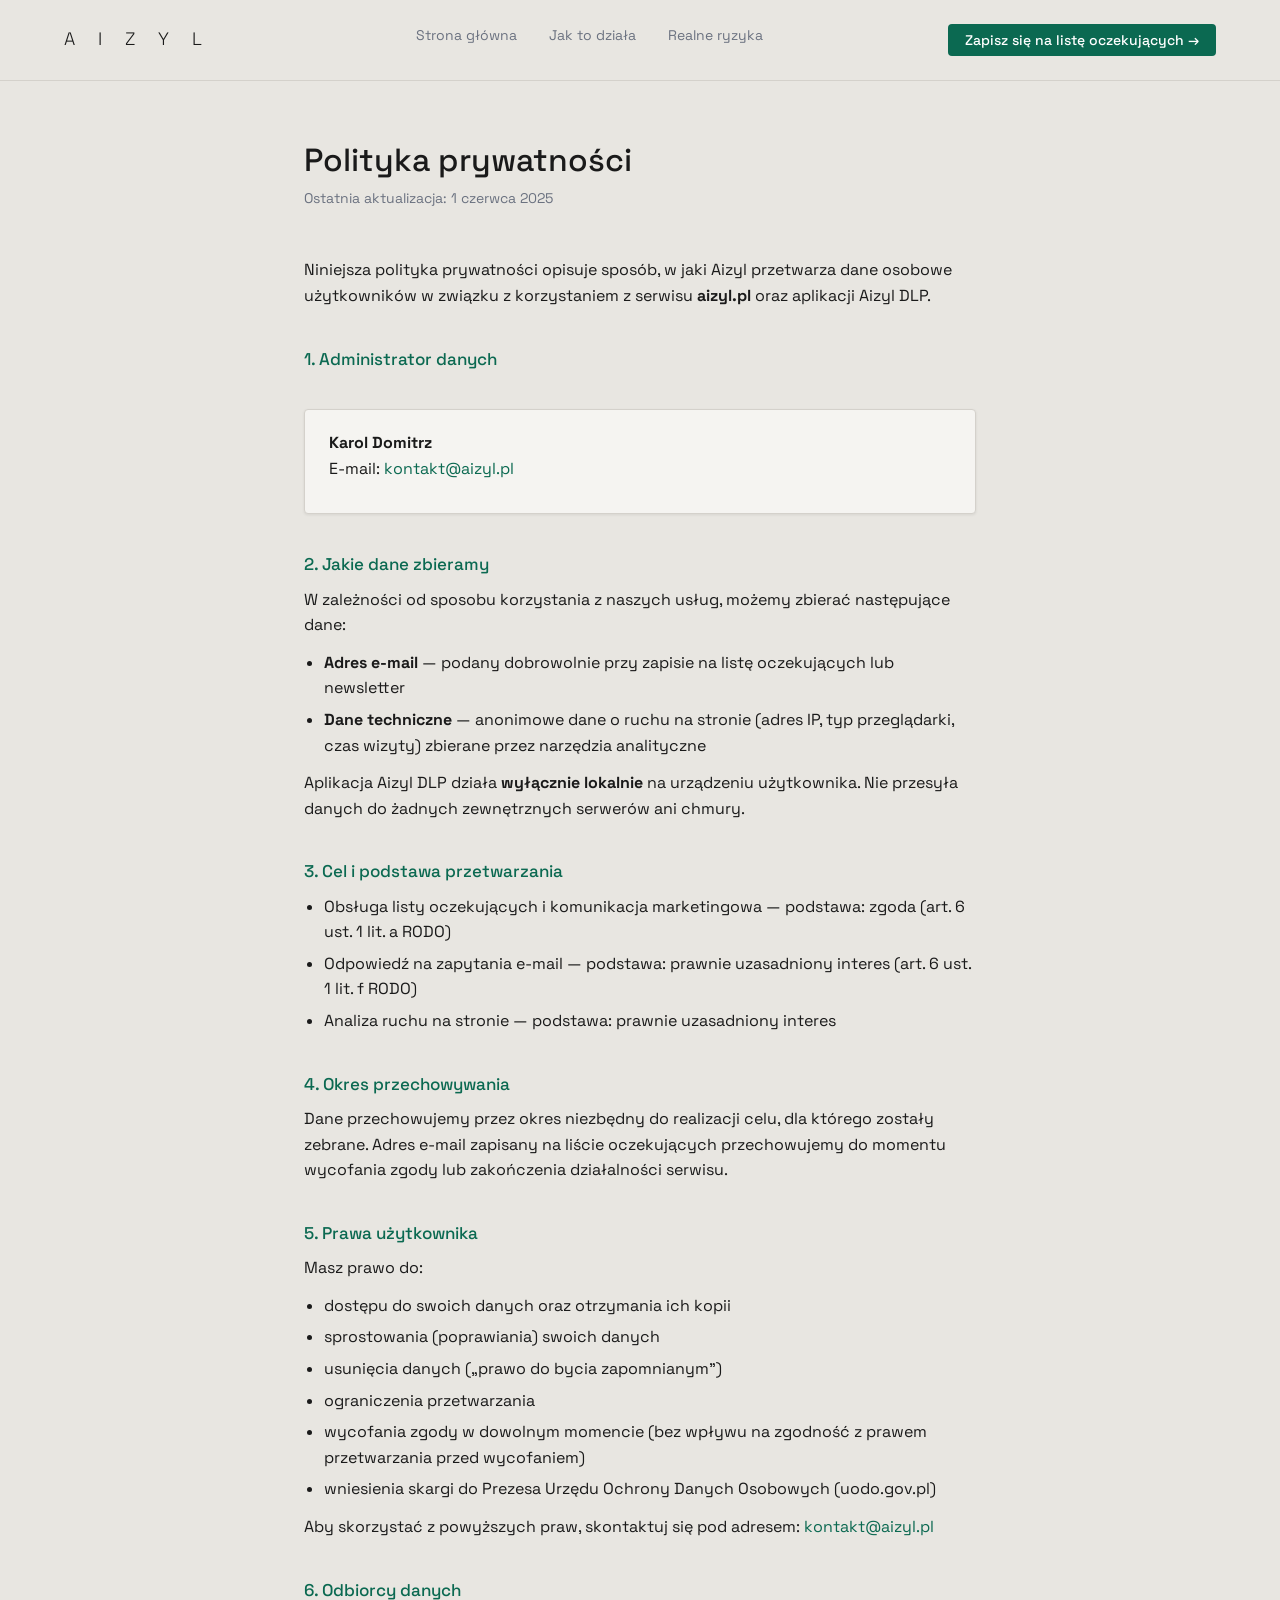
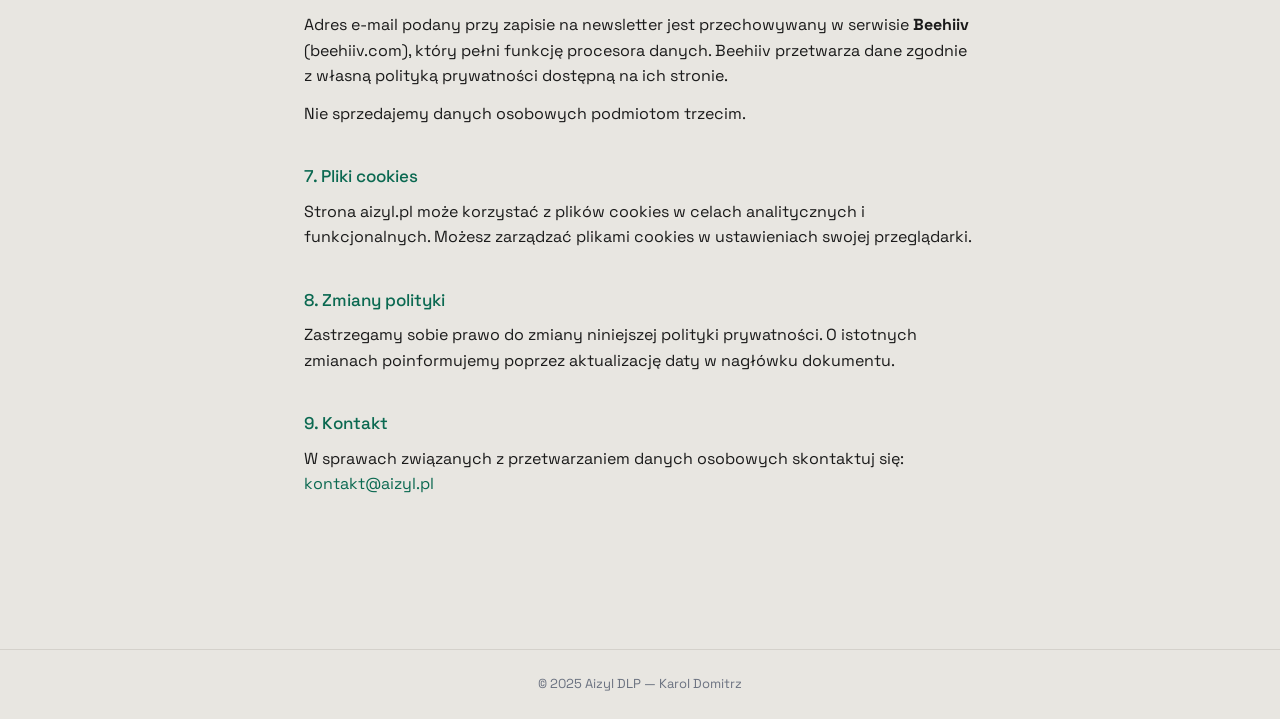
<file: polityka-prywatnosci/index.html>
<!DOCTYPE html>
<html lang="pl">
<head>
  <meta charset="UTF-8" />
  <meta name="viewport" content="width=device-width, initial-scale=1.0" />
  <title>Polityka prywatności — Aizyl</title>
  <link rel="icon" type="image/png" href="../assets/aizyl_logo_noactive.png">
  <link rel="stylesheet" href="../style.css" />
  <style>
    main { max-width: 720px; margin: 60px auto; padding: 0 24px 80px; }
    h1 { font-size: clamp(24px, 3vw, 32px); font-weight: 500; margin-bottom: 8px; }
    .meta { color: var(--muted-foreground); font-size: 14px; margin-bottom: 48px; }
    h2 { font-size: 17px; font-weight: 500; margin: 40px 0 12px; color: var(--primary); }
    p { margin-bottom: 12px; }
    ul { margin: 8px 0 12px 20px; }
    ul li { margin-bottom: 6px; }
    .card { background: var(--card); border: 1px solid var(--border); border-radius: var(--radius); padding: 20px 24px; margin: 40px 0; }
    footer { text-align: center; color: var(--muted-foreground); font-size: 13px; padding: 24px; border-top: 1px solid var(--border); }
  </style>
  <link rel="preconnect" href="https://fonts.googleapis.com" />
  <link rel="preconnect" href="https://fonts.gstatic.com" crossorigin />
  <link href="https://fonts.googleapis.com/css2?family=Space+Grotesk:wght@300;400;500&display=swap" rel="stylesheet" />
  <script defer src="https://cloud.umami.is/script.js" data-website-id="125df032-1dbb-48d3-8598-e869152e4a63"></script>
</head>
<body>
  <nav class="site-nav" id="site-nav"><div class="container nav-inner"><a href="/" class="nav-logo">A I Z Y L</a><ul class="nav-links"><li><a href="/">Strona główna</a></li><li><a href="/jak-to-dziala">Jak to działa</a></li><li><a href="/realne-ryzyka">Realne ryzyka</a></li></ul><a href="/#cta-final" class="btn btn-primary nav-cta"><span class="nav-cta-full">Zapisz się na listę oczekujących →</span><span class="nav-cta-short">Zapisz się</span></a><button class="nav-toggle" id="nav-toggle" aria-label="Menu" aria-expanded="false"><span></span><span></span><span></span></button></div></nav>

  <main>
    <h1>Polityka prywatności</h1>
    <p class="meta">Ostatnia aktualizacja: 1 czerwca 2025</p>

    <p>Niniejsza polityka prywatności opisuje sposób, w jaki Aizyl przetwarza dane osobowe użytkowników w związku z korzystaniem z serwisu <strong>aizyl.pl</strong> oraz aplikacji Aizyl DLP.</p>

    <h2>1. Administrator danych</h2>
    <div class="card">
      <p><strong>Karol Domitrz</strong><br />
      E-mail: <a href="mailto:kontakt@aizyl.pl">kontakt@aizyl.pl</a></p>
    </div>

    <h2>2. Jakie dane zbieramy</h2>
    <p>W zależności od sposobu korzystania z naszych usług, możemy zbierać następujące dane:</p>
    <ul>
      <li><strong>Adres e-mail</strong> — podany dobrowolnie przy zapisie na listę oczekujących lub newsletter</li>
      <li><strong>Dane techniczne</strong> — anonimowe dane o ruchu na stronie (adres IP, typ przeglądarki, czas wizyty) zbierane przez narzędzia analityczne</li>
    </ul>
    <p>Aplikacja Aizyl DLP działa <strong>wyłącznie lokalnie</strong> na urządzeniu użytkownika. Nie przesyła danych do żadnych zewnętrznych serwerów ani chmury.</p>

    <h2>3. Cel i podstawa przetwarzania</h2>
    <ul>
      <li>Obsługa listy oczekujących i komunikacja marketingowa — podstawa: zgoda (art. 6 ust. 1 lit. a RODO)</li>
      <li>Odpowiedź na zapytania e-mail — podstawa: prawnie uzasadniony interes (art. 6 ust. 1 lit. f RODO)</li>
      <li>Analiza ruchu na stronie — podstawa: prawnie uzasadniony interes</li>
    </ul>

    <h2>4. Okres przechowywania</h2>
    <p>Dane przechowujemy przez okres niezbędny do realizacji celu, dla którego zostały zebrane. Adres e-mail zapisany na liście oczekujących przechowujemy do momentu wycofania zgody lub zakończenia działalności serwisu.</p>

    <h2>5. Prawa użytkownika</h2>
    <p>Masz prawo do:</p>
    <ul>
      <li>dostępu do swoich danych oraz otrzymania ich kopii</li>
      <li>sprostowania (poprawiania) swoich danych</li>
      <li>usunięcia danych („prawo do bycia zapomnianym")</li>
      <li>ograniczenia przetwarzania</li>
      <li>wycofania zgody w dowolnym momencie (bez wpływu na zgodność z prawem przetwarzania przed wycofaniem)</li>
      <li>wniesienia skargi do Prezesa Urzędu Ochrony Danych Osobowych (uodo.gov.pl)</li>
    </ul>
    <p>Aby skorzystać z powyższych praw, skontaktuj się pod adresem: <a href="mailto:kontakt@aizyl.pl">kontakt@aizyl.pl</a></p>

    <h2>6. Odbiorcy danych</h2>
    <p>Adres e-mail podany przy zapisie na newsletter jest przechowywany w serwisie <strong>Beehiiv</strong> (beehiiv.com), który pełni funkcję procesora danych. Beehiiv przetwarza dane zgodnie z własną polityką prywatności dostępną na ich stronie.</p>
    <p>Nie sprzedajemy danych osobowych podmiotom trzecim.</p>

    <h2>7. Pliki cookies</h2>
    <p>Strona aizyl.pl może korzystać z plików cookies w celach analitycznych i funkcjonalnych. Możesz zarządzać plikami cookies w ustawieniach swojej przeglądarki.</p>

    <h2>8. Zmiany polityki</h2>
    <p>Zastrzegamy sobie prawo do zmiany niniejszej polityki prywatności. O istotnych zmianach poinformujemy poprzez aktualizację daty w nagłówku dokumentu.</p>

    <h2>9. Kontakt</h2>
    <p>W sprawach związanych z przetwarzaniem danych osobowych skontaktuj się: <a href="mailto:kontakt@aizyl.pl">kontakt@aizyl.pl</a></p>
  </main>

  <footer>© 2025 Aizyl DLP — Karol Domitrz</footer>

  <script>
    document.getElementById('nav-toggle')?.addEventListener('click', function() {
      document.querySelector('.nav-links').classList.toggle('is-open');
      this.setAttribute('aria-expanded', this.getAttribute('aria-expanded') === 'true' ? 'false' : 'true');
      this.classList.toggle('is-active');
    });
  </script>
</body>
</html>
</file>
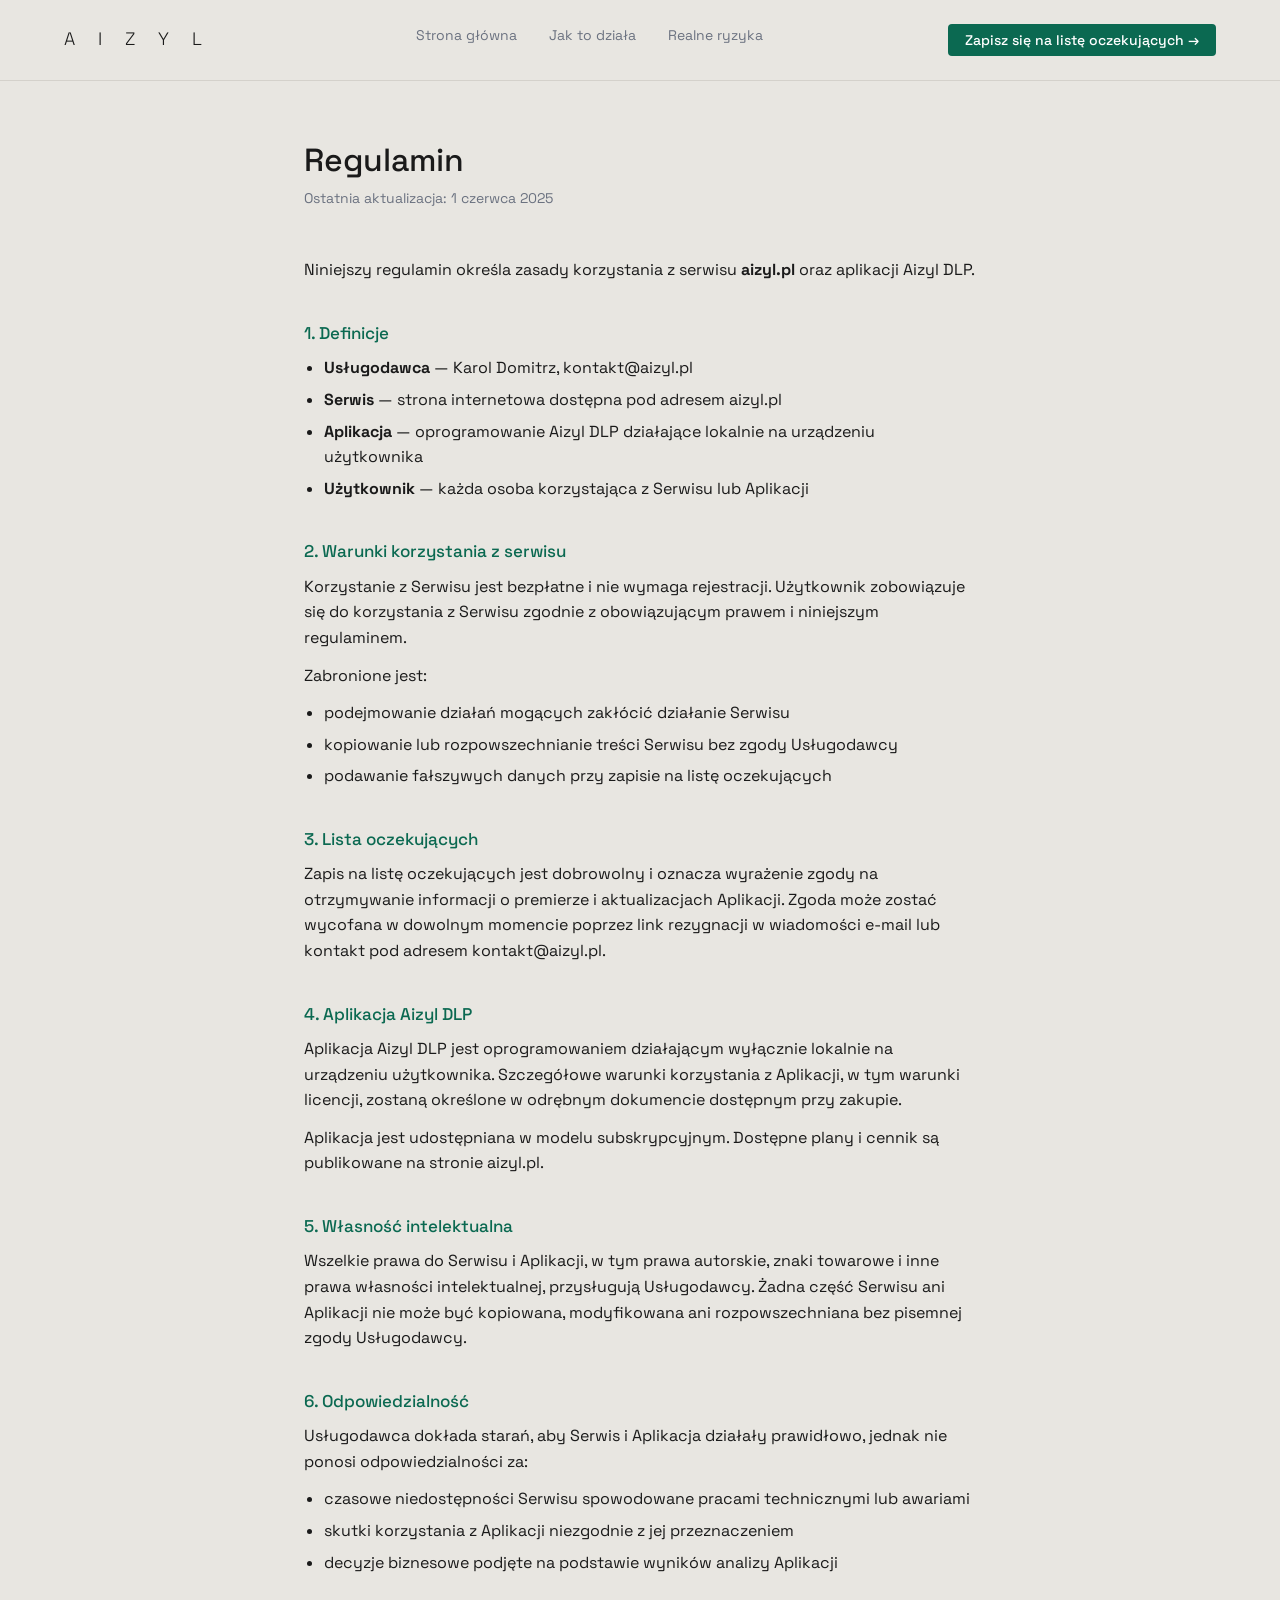
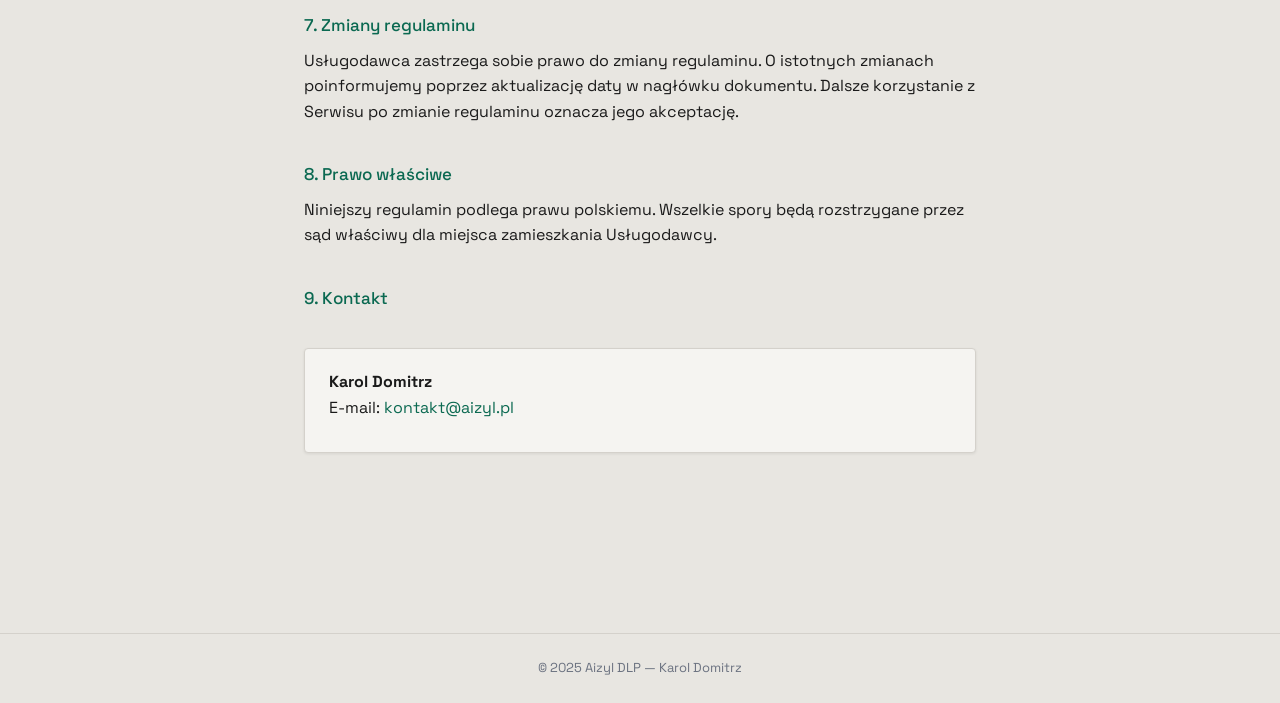
<file: regulamin/index.html>
<!DOCTYPE html>
<html lang="pl">
<head>
  <meta charset="UTF-8" />
  <meta name="viewport" content="width=device-width, initial-scale=1.0" />
  <title>Regulamin — Aizyl</title>
  <link rel="icon" type="image/png" href="../assets/aizyl_logo_noactive.png">
  <link rel="stylesheet" href="../style.css" />
  <style>
    main { max-width: 720px; margin: 60px auto; padding: 0 24px 80px; }
    h1 { font-size: clamp(24px, 3vw, 32px); font-weight: 500; margin-bottom: 8px; }
    .meta { color: var(--muted-foreground); font-size: 14px; margin-bottom: 48px; }
    h2 { font-size: 17px; font-weight: 500; margin: 40px 0 12px; color: var(--primary); }
    p { margin-bottom: 12px; }
    ul { margin: 8px 0 12px 20px; }
    ul li { margin-bottom: 6px; }
    .card { background: var(--card); border: 1px solid var(--border); border-radius: var(--radius); padding: 20px 24px; margin: 40px 0; }
    footer { text-align: center; color: var(--muted-foreground); font-size: 13px; padding: 24px; border-top: 1px solid var(--border); }
  </style>
  <link rel="preconnect" href="https://fonts.googleapis.com" />
  <link rel="preconnect" href="https://fonts.gstatic.com" crossorigin />
  <link href="https://fonts.googleapis.com/css2?family=Space+Grotesk:wght@300;400;500&display=swap" rel="stylesheet" />
  <script defer src="https://cloud.umami.is/script.js" data-website-id="125df032-1dbb-48d3-8598-e869152e4a63"></script>
</head>
<body>
  <nav class="site-nav" id="site-nav"><div class="container nav-inner"><a href="/" class="nav-logo">A I Z Y L</a><ul class="nav-links"><li><a href="/">Strona główna</a></li><li><a href="/jak-to-dziala">Jak to działa</a></li><li><a href="/realne-ryzyka">Realne ryzyka</a></li></ul><a href="/#cta-final" class="btn btn-primary nav-cta"><span class="nav-cta-full">Zapisz się na listę oczekujących →</span><span class="nav-cta-short">Zapisz się</span></a><button class="nav-toggle" id="nav-toggle" aria-label="Menu" aria-expanded="false"><span></span><span></span><span></span></button></div></nav>

  <main>
    <h1>Regulamin</h1>
    <p class="meta">Ostatnia aktualizacja: 1 czerwca 2025</p>

    <p>Niniejszy regulamin określa zasady korzystania z serwisu <strong>aizyl.pl</strong> oraz aplikacji Aizyl DLP.</p>

    <h2>1. Definicje</h2>
    <ul>
      <li><strong>Usługodawca</strong> — Karol Domitrz, kontakt@aizyl.pl</li>
      <li><strong>Serwis</strong> — strona internetowa dostępna pod adresem aizyl.pl</li>
      <li><strong>Aplikacja</strong> — oprogramowanie Aizyl DLP działające lokalnie na urządzeniu użytkownika</li>
      <li><strong>Użytkownik</strong> — każda osoba korzystająca z Serwisu lub Aplikacji</li>
    </ul>

    <h2>2. Warunki korzystania z serwisu</h2>
    <p>Korzystanie z Serwisu jest bezpłatne i nie wymaga rejestracji. Użytkownik zobowiązuje się do korzystania z Serwisu zgodnie z obowiązującym prawem i niniejszym regulaminem.</p>
    <p>Zabronione jest:</p>
    <ul>
      <li>podejmowanie działań mogących zakłócić działanie Serwisu</li>
      <li>kopiowanie lub rozpowszechnianie treści Serwisu bez zgody Usługodawcy</li>
      <li>podawanie fałszywych danych przy zapisie na listę oczekujących</li>
    </ul>

    <h2>3. Lista oczekujących</h2>
    <p>Zapis na listę oczekujących jest dobrowolny i oznacza wyrażenie zgody na otrzymywanie informacji o premierze i aktualizacjach Aplikacji. Zgoda może zostać wycofana w dowolnym momencie poprzez link rezygnacji w wiadomości e-mail lub kontakt pod adresem kontakt@aizyl.pl.</p>

    <h2>4. Aplikacja Aizyl DLP</h2>
    <p>Aplikacja Aizyl DLP jest oprogramowaniem działającym wyłącznie lokalnie na urządzeniu użytkownika. Szczegółowe warunki korzystania z Aplikacji, w tym warunki licencji, zostaną określone w odrębnym dokumencie dostępnym przy zakupie.</p>
    <p>Aplikacja jest udostępniana w modelu subskrypcyjnym. Dostępne plany i cennik są publikowane na stronie aizyl.pl.</p>

    <h2>5. Własność intelektualna</h2>
    <p>Wszelkie prawa do Serwisu i Aplikacji, w tym prawa autorskie, znaki towarowe i inne prawa własności intelektualnej, przysługują Usługodawcy. Żadna część Serwisu ani Aplikacji nie może być kopiowana, modyfikowana ani rozpowszechniana bez pisemnej zgody Usługodawcy.</p>

    <h2>6. Odpowiedzialność</h2>
    <p>Usługodawca dokłada starań, aby Serwis i Aplikacja działały prawidłowo, jednak nie ponosi odpowiedzialności za:</p>
    <ul>
      <li>czasowe niedostępności Serwisu spowodowane pracami technicznymi lub awariami</li>
      <li>skutki korzystania z Aplikacji niezgodnie z jej przeznaczeniem</li>
      <li>decyzje biznesowe podjęte na podstawie wyników analizy Aplikacji</li>
    </ul>

    <h2>7. Zmiany regulaminu</h2>
    <p>Usługodawca zastrzega sobie prawo do zmiany regulaminu. O istotnych zmianach poinformujemy poprzez aktualizację daty w nagłówku dokumentu. Dalsze korzystanie z Serwisu po zmianie regulaminu oznacza jego akceptację.</p>

    <h2>8. Prawo właściwe</h2>
    <p>Niniejszy regulamin podlega prawu polskiemu. Wszelkie spory będą rozstrzygane przez sąd właściwy dla miejsca zamieszkania Usługodawcy.</p>

    <h2>9. Kontakt</h2>
    <div class="card">
      <p><strong>Karol Domitrz</strong><br />
      E-mail: <a href="mailto:kontakt@aizyl.pl">kontakt@aizyl.pl</a></p>
    </div>
  </main>

  <footer>© 2025 Aizyl DLP — Karol Domitrz</footer>

  <script>
    document.getElementById('nav-toggle')?.addEventListener('click', function() {
      document.querySelector('.nav-links').classList.toggle('is-open');
      this.setAttribute('aria-expanded', this.getAttribute('aria-expanded') === 'true' ? 'false' : 'true');
      this.classList.toggle('is-active');
    });
  </script>
</body>
</html>
</file>
<file: style.css>
/* ============================================================
   ZMIENNE CSS
   ============================================================ */
:root {
  --background:        #E8E6E1;
  --card:              #F5F4F1;
  --primary:           #0B6951;
  --foreground:        #1A1A1A;
  --muted-foreground:  #6B7280;
  --border:            #D4D1CB;
  --secondary:         #D4D1CB;
  --radius:            0.25rem;

  --shadow-sm: 0 1px 3px rgba(0, 0, 0, 0.08);

  --font-base: 'Space Grotesk', sans-serif;
}

/* ============================================================
   RESET & BOX MODEL
   ============================================================ */
*,
*::before,
*::after {
  margin: 0;
  padding: 0;
  box-sizing: border-box;
}

/* ============================================================
   BAZOWE STYLE DOKUMENTU
   ============================================================ */
html {
  font-size: 16px;
  scroll-behavior: smooth;
}

body {
  font-family: var(--font-base);
  font-weight: 400;
  font-size: 1rem;
  line-height: 1.6;
  color: var(--foreground);
  background-color: var(--background);
  -webkit-font-smoothing: antialiased;
  -moz-osx-font-smoothing: grayscale;
}

/* ============================================================
   TYPOGRAFIA
   ============================================================ */
h1, h2, h3, h4, h5, h6 {
  font-weight: 500;
  line-height: 1.2;
  color: var(--foreground);
}

p {
  color: var(--foreground);
}

a {
  color: var(--primary);
  text-decoration: none;
}

a:hover {
  text-decoration: underline;
}

/* ============================================================
   LAYOUT — CONTAINER
   ============================================================ */
.container {
  width: 100%;
  max-width: 1200px;
  margin-inline: auto;
  padding-inline: 1.5rem;
}

/* ============================================================
   KOMPONENTY BAZOWE
   ============================================================ */

/* Card */
.card {
  background-color: var(--card);
  border: 1px solid var(--border);
  border-radius: var(--radius);
  box-shadow: var(--shadow-sm);
  padding: 1.5rem;
}

/* Button */
.btn {
  display: inline-flex;
  align-items: center;
  justify-content: center;
  gap: 0.5rem;
  font-family: var(--font-base);
  font-weight: 500;
  font-size: 0.875rem;
  line-height: 1;
  padding: 0.625rem 1.25rem;
  border-radius: var(--radius);
  border: 1px solid transparent;
  cursor: pointer;
  transition: opacity 0.15s ease;
}

.btn:hover {
  opacity: 0.88;
}

.btn-primary {
  background-color: var(--primary);
  color: #fff;
}

.btn-secondary {
  background-color: var(--secondary);
  color: var(--foreground);
  border-color: var(--border);
}

/* Muted text */
.text-muted {
  color: var(--muted-foreground);
}

/* Divider */
.divider {
  border: none;
  border-top: 1px solid var(--border);
  margin-block: 1.5rem;
}

/* ============================================================
   NAV — STICKY
   ============================================================ */
.site-nav {
  position: sticky;
  top: 0;
  z-index: 100;
  background-color: var(--background);
  border-bottom: 1px solid var(--border);
  transition: box-shadow 0.2s ease;
}

.site-nav.scrolled {
  box-shadow: 0 1px 3px rgba(0, 0, 0, 0.08);
}

.nav-inner {
  display: flex;
  align-items: center;
  justify-content: space-between;
  padding-block: 0.875rem;
}

.nav-logo {
  font-weight: 200;
  font-size: 18px;
  letter-spacing: 0.5em;
  color: var(--foreground);
  text-decoration: none;
  flex-shrink: 0;
}

.nav-links {
  display: flex;
  align-items: center;
  gap: 2rem;
  list-style: none;
}

.nav-links a {
  font-size: 14px;
  color: var(--muted-foreground);
  text-decoration: none;
  transition: color 0.15s ease;
}

.nav-links a:hover {
  color: var(--foreground);
  text-decoration: none;
}

.nav-cta-short {
  display: none;
}

.nav-cta {
  font-size: 14px;
  padding: 8px 16px;
  flex-shrink: 0;
}

/* Hamburger button — ukryty na desktopie */
.nav-toggle {
  display: none;
}

/* ============================================================
   MAIN
   ============================================================ */
.main {
  min-height: calc(100vh - 120px);
}

/* ============================================================
   HERO
   ============================================================ */
#hero {
  background: var(--background);
  padding: 120px 0 80px;
}

.hero-inner {
  display: grid;
  grid-template-columns: 60% 40%;
  gap: 3rem;
  align-items: center;
}

.hero-eyebrow {
  font-size: 12px;
  color: var(--muted-foreground);
  letter-spacing: 0.05em;
  text-transform: lowercase;
  margin-bottom: 1.25rem;
}

.hero-text h1 {
  font-size: clamp(28px, 4vw, 42px);
  font-weight: 500;
  line-height: 1.2;
  color: var(--foreground);
  margin-bottom: 1.25rem;
}

.hero-desc {
  font-size: 16px;
  color: var(--muted-foreground);
  max-width: 480px;
  margin-bottom: 2rem;
}

.hero-cta {
  display: flex;
  align-items: center;
  gap: 1.25rem;
  flex-wrap: wrap;
  margin-bottom: 1.25rem;
}

.hero-cta-secondary {
  font-size: 14px;
  color: var(--muted-foreground);
  text-decoration: none;
  transition: color 0.15s ease;
}

.hero-cta-secondary:hover {
  color: var(--foreground);
  text-decoration: none;
}

.hero-trust {
  font-size: 12px;
  color: var(--muted-foreground);
}

.hero-visual {
  display: flex;
  align-items: center;
  justify-content: center;
}

.screenshot-placeholder {
  width: 100%;
  aspect-ratio: 16 / 10;
  background: var(--card);
  border: 1px solid var(--border);
  border-radius: var(--radius);
  display: flex;
  align-items: center;
  justify-content: center;
  font-size: 14px;
  color: var(--muted-foreground);
  text-align: center;
}

.screenshot-dashboard {
  width: 120%;
  border-radius: var(--radius);
  justify-self: center;
  display: block;
 }
.screenshot-historia {
  width: 100%;
  border-radius: var(--radius);
  justify-self: center;
  display: block;
 }
.screenshot-pasek {
  width: 50%;
  border-radius: var(--radius);
  justify-self: center;
  display: block;
 }
.screenshot-anon {
  width: 120%;
  border-radius: var(--radius);
  justify-self: center;
  display: block;
 }

/* ============================================================
   PROBLEM
   ============================================================ */
#problem {
  background: #EDECEA;
  padding: 80px 0;
}

.problem-heading {
  font-size: clamp(22px, 3vw, 32px);
  font-weight: 500;
  max-width: 640px;
  margin-bottom: 48px;
}

.pain-grid {
  display: grid;
  grid-template-columns: repeat(2, 1fr);
  gap: 1.5rem;
  margin-bottom: 48px;
}

.pain-card {
  background: var(--card);
  border: 1px solid var(--border);
  border-radius: var(--radius);
  padding: 24px;
  border-left: 3px solid #E24B4A;
}

.pain-card h3 {
  font-size: 16px;
  font-weight: 500;
  margin-bottom: 0.75rem;
  color: var(--foreground);
}

.pain-card p {
  font-size: 14px;
  color: var(--muted-foreground);
  line-height: 1.6;
}

/* ============================================================
   AI ACT TIMELINE
   ============================================================ */
.aiact-timeline {
  position: relative;
  padding: 32px 0 24px;
  margin-top: 48px;
  background: var(--card);
  border: 1px solid var(--border);
  border-radius: var(--radius);
  padding-inline: 24px;
}

.aiact-line {
  position: absolute;
  left: calc(23px + 90px + 16px + 4px);
  top: 22px;
  bottom: 222px;
  width: 2px;
  background: #D4D1CB;
}

.aiact-item {
  display: flex;
  align-items: flex-start;
  gap: 16px;
  margin-bottom: 28px;
  position: relative;
}

.aiact-date {
  min-width: 90px;
  text-align: right;
  font-size: 12px;
  color: var(--muted-foreground);
  padding-top: 2px;
  flex-shrink: 0;
}

.aiact-dot {
  width: 8px;
  height: 8px;
  border-radius: 50%;
  flex-shrink: 0;
  margin-top: 5px;
  position: relative;
  z-index: 1;
}

.aiact-dot--past {
  background: #D4D1CB;
}

.aiact-dot--now {
  background: #0B6951;
  box-shadow: 0 0 0 3px rgba(11, 105, 81, 0.2), 0 0 0 6px rgba(11, 105, 81, 0.08);
  width: 10px;
  height: 10px;
  margin-top: 4px;
}

.aiact-dot--danger {
  background: #E24B4A;
}

.aiact-dot--future {
  background: #D4D1CB;
}

.aiact-content {
  flex: 1;
  display: flex;
  flex-wrap: wrap;
  align-items: baseline;
  gap: 8px;
}

.aiact-content strong {
  font-size: 14px;
  font-weight: 500;
  color: var(--foreground);
}

.aiact-content p {
  width: 100%;
  font-size: 13px;
  color: var(--muted-foreground);
  line-height: 1.5;
  margin-top: 2px;
}

.aiact-badge {
  display: inline-block;
  font-size: 11px;
  font-weight: 500;
  padding: 2px 8px;
  border-radius: var(--radius);
  line-height: 1.6;
}

.aiact-badge--past {
  background: #E8E6E1;
  color: #6B7280;
}

.aiact-badge--now {
  background: #E1F5EE;
  color: #0B6951;
}

.aiact-badge--soon {
  background: #FEF3C7;
  color: #92400E;
}

.aiact-badge--future {
  background: #F3F4F6;
  color: #6B7280;
}

.aiact-penalties {
  display: grid;
  grid-template-columns: repeat(3, 1fr);
  gap: 16px;
  margin-top: 32px;
  padding-top: 24px;
  border-top: 1px solid var(--border);
}

.aiact-penalty {
  text-align: center;
  padding: 16px;
  background: var(--background);
  border-radius: var(--radius);
}

.aiact-penalty-label {
  font-size: 12px;
  color: var(--muted-foreground);
  margin-bottom: 6px;
}

.aiact-penalty-amount {
  font-size: 20px;
  font-weight: 500;
  color: #E24B4A;
  line-height: 1.2;
}

.aiact-penalty-desc {
  font-size: 11px;
  color: var(--muted-foreground);
  margin-top: 4px;
}

.aiact-source {
  font-size: 11px;
  color: var(--muted-foreground);
  text-align: right;
  margin-top: 16px;
  padding-top: 12px;
  border-top: 1px solid var(--border);
}

@media (max-width: 640px) {
  .aiact-penalties {
    grid-template-columns: 1fr;
  }

  .aiact-line {
    left: calc(23px + 72px + 16px + 4px);
    bottom: 460px;
  }

  .aiact-date {
    min-width: 72px;
    font-size: 11px;
  }
}

@media (max-width: 640px) {
  .pain-grid {
    grid-template-columns: 1fr;
  }
}

/* ============================================================
   SOLUTION
   ============================================================ */
#solution {
  background: var(--background);
  padding: 80px 0;
}

.solution-heading {
  font-size: clamp(22px, 3vw, 32px);
  font-weight: 500;
  max-width: 640px;
  margin-inline: auto;
  margin-bottom: 24px;
  text-align: center;
}

.solution-desc {
  font-size: 16px;
  color: var(--muted-foreground);
  max-width: 1200px;
  margin-inline: auto;
  margin-bottom: 32px;
  text-align: center;
}

.compliance-grid {
  display: grid;
  grid-template-columns: repeat(2, 1fr);
  gap: 16px;
  max-width: 600px;
  margin-inline: auto;
  margin-bottom: 32px;
}

.compliance-item {
  display: flex;
  align-items: flex-start;
  gap: 12px;
  font-size: 15px;
  color: var(--foreground);
  font-weight: 500;
}

.compliance-check {
  color: var(--primary);
  font-size: 18px;
  font-weight: 700;
  line-height: 1.3;
  flex-shrink: 0;
}

.solution-disclaimer {
  font-size: 12px;
  color: var(--muted-foreground);
  font-style: italic;
  max-width: 600px;
  margin-inline: auto;
  margin-bottom: 48px;
  line-height: 1.6;
  text-align: center;
}

.solution-screenshot {
  width: 100%;
  height: 260px;
  aspect-ratio: unset;
}

@media (max-width: 640px) {
  .compliance-grid {
    grid-template-columns: 1fr;
  }
}

/* ============================================================
   HOW IT WORKS
   ============================================================ */
#how-it-works {
  background: #EDECEA;
  padding: 80px 0;
}

.how-heading {
  font-size: clamp(22px, 3vw, 32px);
  font-weight: 500;
  max-width: 640px;
  margin-bottom: 56px;
}

.steps-grid {
  display: grid;
  grid-template-columns: repeat(3, 1fr);
  gap: 32px;
  margin-bottom: 56px;
}

.step {
  display: flex;
  flex-direction: column;
  gap: 12px;
}

.step-number {
  font-size: 48px;
  font-weight: 300;
  color: var(--primary);
  opacity: 0.4;
  line-height: 1;
}

.step-title {
  font-size: 16px;
  font-weight: 500;
  color: var(--foreground);
  line-height: 1.3;
}

.step-desc {
  font-size: 15px;
  color: var(--muted-foreground);
  line-height: 1.6;
}

.how-screenshot {
  width: 100%;
  height: 200px;
  aspect-ratio: unset;
}

@media (max-width: 768px) {
  .steps-grid {
    grid-template-columns: 1fr;
  }
}

/* ============================================================
   FEATURES
   ============================================================ */
.section-heading {
  font-size: clamp(22px, 3vw, 32px);
  font-weight: 500;
  max-width: 640px;
  margin-bottom: 48px;
}

.features-grid {
  display: grid;
  grid-template-columns: repeat(2, 1fr);
  gap: 16px;
}

.feature-card {
  background: var(--card);
  border: 1px solid var(--border);
  border-radius: var(--radius);
  padding: 24px;
  display: flex;
  flex-direction: column;
  gap: 12px;
}

.feature-card .ti {
  font-size: 24px;
  color: var(--primary);
  line-height: 1;
}

.feature-title {
  font-size: 15px;
  font-weight: 500;
  color: var(--foreground);
  margin-bottom: 8px;
  line-height: 1.3;
}

.feature-desc {
  font-size: 14px;
  color: var(--muted-foreground);
  line-height: 1.6;
}

@media (max-width: 640px) {
  .features-grid {
    grid-template-columns: 1fr;
  }
}

/* ============================================================
   AIZYL AI
   ============================================================ */
.myzelai-inner {
  display: grid;
  grid-template-columns: 1fr 1fr;
  gap: 64px;
  align-items: center;
}

.myzelai-text {
  border-left: 3px solid var(--primary);
  padding-left: 32px;
}

.myzelai-badge {
  display: inline-block;
  background: var(--primary);
  color: #fff;
  font-size: 11px;
  font-weight: 500;
  padding: 4px 10px;
  border-radius: var(--radius);
  letter-spacing: 0.03em;
  margin-bottom: 20px;
}

.myzelai-heading {
  font-size: clamp(22px, 3vw, 32px);
  font-weight: 500;
  margin-bottom: 20px;
  line-height: 1.25;
}

.myzelai-desc {
  font-size: 15px;
  color: var(--muted-foreground);
  line-height: 1.7;
  margin-bottom: 28px;
}

.myzelai-checklist {
  list-style: none;
  display: flex;
  flex-direction: column;
  gap: 12px;
}

.myzelai-checklist li {
  display: flex;
  align-items: flex-start;
  gap: 10px;
  font-size: 14px;
  color: var(--foreground);
  font-weight: 500;
}

.myzelai-check {
  color: #16a34a;
  font-size: 16px;
  font-weight: 700;
  line-height: 1.3;
  flex-shrink: 0;
}

.myzelai-visual {
  display: flex;
  align-items: center;
  justify-content: center;
}

@media (max-width: 768px) {
  .myzelai-inner {
    grid-template-columns: 1fr;
    gap: 40px;
  }

  .myzelai-text {
    border-left: none;
    padding-left: 0;
    border-top: 3px solid var(--primary);
    padding-top: 24px;
  }
}

/* ============================================================
   PRICING — PRZEŁĄCZNIK OKRESU ROZLICZENIOWEGO
   ============================================================ */

/* Kontener przełącznika — wyśrodkowany, odstęp od siatki kart */
.pricing-toggle-wrap {
  display: flex;
  justify-content: center;
  align-items: center;
  gap: 0;
  margin-bottom: 32px;
}

/* Przyciski segmentowe */
.pricing-toggle-btn {
  font-family: var(--font-base);
  font-size: 14px;
  font-weight: 500;
  line-height: 1;
  padding: 9px 20px;
  border: 1px solid var(--border);
  background: transparent;
  color: var(--muted-foreground);
  cursor: pointer;
  transition: background 0.15s ease, color 0.15s ease;
  display: inline-flex;
  align-items: center;
  gap: 6px;
}

.pricing-toggle-btn:first-child {
  border-radius: var(--radius) 0 0 var(--radius);
  border-right: none;
}

.pricing-toggle-btn:last-child {
  border-radius: 0 var(--radius) var(--radius) 0;
}

/* Stan aktywny */
.pricing-toggle-btn--active {
  background: var(--primary);
  color: #fff;
  border-color: var(--primary);
}

/* Badge oszczędności */
.pricing-toggle-badge {
  display: inline-block;
  font-size: 10px;
  font-weight: 500;
  padding: 2px 6px;
  border-radius: var(--radius);
  background: rgba(11, 105, 81, 0.12);
  color: var(--primary);
  line-height: 1.4;
}

/* Badge gdy przycisk aktywny — odwrócone kolory */
.pricing-toggle-btn--active .pricing-toggle-badge {
  background: rgba(255, 255, 255, 0.25);
  color: #fff;
}

/* ============================================================
   PRICING — BLOKI CEN W KARTACH
   ============================================================ */

/* Blok ceny (wspólny wrapper) */
.pricing-price-block {
  margin-bottom: 4px;
}

/* Główna kwota — identyczna z poprzednią ceną: 32px, var(--primary) */
.pricing-amount {
  font-size: 20px;
  font-weight: 500;
  color: var(--primary);
  line-height: 1.1;
  margin-bottom: 4px;
}

/* Okres "/seat/mies." — mniejszy, szary */
.pricing-period {
  font-size: 13px;
  color: var(--muted-foreground);
  font-weight: 400;
}

/* Wiersz roczny pod ceną — mały, szary */
.pricing-annual-note {
  font-size: 12px;
  color: var(--muted-foreground);
  line-height: 1.5;
  margin-bottom: 0;
}

/* Wyróżniona kwota oszczędności */
.pricing-saving {
  color: var(--primary);
  font-weight: 500;
}

/* Klasa modyfikująca — ukrywa blok */
.pricing-price-block--hidden {
  display: none;
}

/* Tryb przedpremierowy — ukrywa konkretne kwoty */
.pricing-price-block--launch {
  display: none;
}

/* Blok przedpremierowy — widoczny zamiast kwot */
.pricing-price-block--prelaunch {
  display: block;
}

/* ============================================================
   FAQ — ACCORDION
   ============================================================ */
#faq {
  background: var(--background);
  padding: 80px 0;
}

.faq-inner {
  max-width: 720px;
  margin: 0 auto;
  padding-inline: 1.5rem;
}

.faq-heading {
  font-size: clamp(22px, 3vw, 32px);
  font-weight: 500;
  text-align: center;
  margin-bottom: 48px;
  color: var(--foreground);
}

.accordion {
  width: 100%;
}

.accordion-item {
  border-bottom: 1px solid var(--border);
}

.accordion-question {
  width: 100%;
  background: none;
  border: none;
  padding: 20px 0;
  font-family: var(--font-base);
  font-size: 16px;
  font-weight: 500;
  color: var(--foreground);
  cursor: pointer;
  display: flex;
  justify-content: space-between;
  align-items: center;
  text-align: left;
  line-height: 1.4;
}

.accordion-icon {
  color: var(--primary);
  font-size: 22px;
  font-weight: 400;
  line-height: 1;
  flex-shrink: 0;
  margin-left: 16px;
  transition: transform 0.2s ease;
}

.accordion-answer {
  display: none;
  padding: 0 0 20px;
}

.accordion-answer p {
  color: var(--muted-foreground);
  font-size: 15px;
  line-height: 1.7;
}

.accordion-item.open .accordion-answer {
  display: block;
}

/* ============================================================
   CTA FINAL
   ============================================================ */
#cta-final {
  background: var(--primary);
  padding: 80px 0;
  text-align: center;
}

.cta-final-heading {
  color: white;
  font-size: clamp(22px, 3vw, 32px);
  font-weight: 500;
  max-width: 640px;
  margin: 0 auto 16px;
  line-height: 1.3;
}

.cta-final-sub {
  color: rgba(255, 255, 255, 0.8);
  margin-bottom: 32px;
  font-size: 15px;
}

.cta-final-btn {
  display: inline-block;
  background: white;
  color: var(--primary);
  font-weight: 500;
  padding: 14px 28px;
  border-radius: var(--radius);
  font-size: 16px;
  text-decoration: none;
  margin-bottom: 16px;
  transition: opacity 0.15s ease;
}

.cta-final-btn:hover {
  opacity: 0.9;
  text-decoration: none;
}

.cta-final-link {
  display: inline-block;
  color: rgba(255, 255, 255, 0.7);
  font-size: 14px;
  text-decoration: none;
  margin-top: 8px;
  transition: color 0.15s ease;
}

.cta-final-link:hover {
  color: rgba(255, 255, 255, 0.95);
  text-decoration: none;
}

.waitlist-form {
  display: flex;
  justify-content: center;
  align-items: center;
  gap: 8px;
  flex-wrap: wrap;
  margin-top: 24px;
}

.waitlist-input {
  padding: 12px 16px;
  border-radius: var(--radius);
  border: none;
  font-size: 15px;
  font-family: var(--font-base);
  width: 300px;
  outline: none;
  color: var(--foreground);
}

.waitlist-submit {
  padding: 12px 20px;
  background: var(--primary);
  color: white;
  border: 2px solid white;
  border-radius: var(--radius);
  font-family: var(--font-base);
  font-size: 15px;
  font-weight: 500;
  cursor: pointer;
  transition: opacity 0.15s ease;
}

.waitlist-submit:hover {
  opacity: 0.85;
}

/* ============================================================
   FOOTER
   ============================================================ */
.site-footer {
  background-color: var(--card);
  border-top: 1px solid var(--border);
  padding: 32px 0;
}

.footer-inner {
  display: flex;
  justify-content: space-between;
  align-items: center;
  flex-wrap: wrap;
  gap: 16px;
}

.footer-left {
  display: flex;
  flex-direction: column;
  gap: 4px;
}

.footer-logo {
  font-size: 16px;
  font-weight: 200;
  letter-spacing: 0.5em;
  color: var(--foreground);
}

.footer-copy {
  font-size: 12px;
  color: var(--muted-foreground);
}

.footer-links {
  display: flex;
  align-items: center;
  gap: 24px;
  flex-wrap: wrap;
}

.footer-links a {
  font-size: 13px;
  color: var(--muted-foreground);
  text-decoration: none;
  transition: color 0.15s ease;
}

.footer-links a:hover {
  color: var(--foreground);
  text-decoration: none;
}

@media (max-width: 640px) {
  .footer-inner {
    flex-direction: column;
    align-items: flex-start;
  }
}

/* ============================================================
   MEDIA QUERIES — 768px (MOBILE)
   ============================================================ */
@media (max-width: 768px) {

  /* --- Container --- */
  .container {
    max-width: 100%;
    padding-inline: 20px;
  }

  /* --- Sekcje: padding 80px → 48px --- */
  #hero {
    padding: 64px 0 48px;
  }

  #problem,
  #solution,
  #how-it-works {
    padding: 48px 0;
  }

  #features {
    padding: 48px 0 !important;
  }

  #myzelai {
    padding: 48px 0 !important;
  }

  #why-local {
    padding: 48px 0 !important;
  }

  #pricing {
    padding: 48px 0 !important;
  }

  #faq {
    padding: 48px 0;
  }

  /* --- Nav: ukryj linki środkowe, zostaje logo + CTA + hamburger --- */
  .nav-links {
    display: none;
  }

  .nav-links.is-open {
    display: flex;
    flex-direction: column;
    position: absolute;
    top: 100%;
    left: 0;
    right: 0;
    background: var(--background);
    border-bottom: 1px solid var(--border);
    padding: 16px;
    gap: 16px;
    z-index: 99;
  }

  .nav-toggle {
    display: flex;
    flex-direction: column;
    justify-content: center;
    gap: 4px;
    width: 32px;
    height: 32px;
    padding: 4px;
    background: none;
    border: none;
    cursor: pointer;
    flex-shrink: 0;
  }

  .nav-toggle span {
    display: block;
    width: 100%;
    height: 2px;
    background-color: var(--foreground);
    border-radius: 2px;
    transition: transform 0.2s ease, opacity 0.2s ease;
    transform-origin: center;
  }

  .nav-toggle.is-active span:nth-child(1) {
    transform: translateY(6px) rotate(45deg);
  }

  .nav-toggle.is-active span:nth-child(2) {
    opacity: 0;
    transform: scaleX(0);
  }

  .nav-toggle.is-active span:nth-child(3) {
    transform: translateY(-6px) rotate(-45deg);
  }

  .nav-cta-full {
    display: none;
  }

  .nav-cta-short {
    display: inline;
  }

  .nav-cta {
    padding: 6px 10px;
    white-space: nowrap;
  }

  /* --- Hero: jednokolumnowy, screenshot ukryty --- */
  .hero-inner {
    grid-template-columns: 1fr;
  }

  .hero-visual {
    display: flex;
  }

  .hero-visual .screenshot-placeholder {
    width: 100%;
    aspect-ratio: 16 / 10;
    margin-top: 32px;
  }

  .hero-text h1 {
    font-size: clamp(24px, 6vw, 32px);
  }

  /* --- Gridy 2-kolumnowe → 1 kolumna --- */
  .pain-grid {
    grid-template-columns: 1fr;
  }

  .compliance-grid {
    grid-template-columns: 1fr;
  }

  .features-grid {
    grid-template-columns: 1fr;
  }

  /* --- Gridy 3-kolumnowe → 1 kolumna --- */
  .steps-grid {
    grid-template-columns: 1fr;
  }

  /* --- AizylAI: jednokolumnowy, screenshot ukryty --- */
  .myzelai-inner {
    grid-template-columns: 1fr;
    gap: 32px;
  }

  .myzelai-visual {
    display: block;
    width: 100%;
    margin-top: 24px;
  }

  .myzelai-text {
    border-left: none;
    padding-left: 0;
    border-top: 3px solid var(--primary);
    padding-top: 24px;
  }

  .screenshot-dashboard {
    width: 100%;
    border-radius: var(--radius);
    justify-self: center;
    display: block;
   }
  .screenshot-historia {
    width: 100%;
    border-radius: var(--radius);
    justify-self: center;
    display: block;
   }
  .screenshot-pasek {
    width: 100%;
    border-radius: var(--radius);
    justify-self: center;
    display: block;
   }
  .screenshot-anon {
    width: 100%;
    border-radius: var(--radius);
    justify-self: center;
    display: block;
   }

  /* --- Why-local: jednokolumnowy (inline grid → 1fr) --- */
  #why-local [style*="grid-template-columns: 1fr 1fr"] {
    display: grid !important;
    grid-template-columns: 1fr !important;
    gap: 16px !important;
  }

  /* --- Pricing: poziomy scroll zamiast gridu --- */
  #pricing [style*="grid-template-columns: repeat(3, 1fr)"] {
    display: flex !important;
    overflow-x: auto !important;
    scroll-snap-type: x mandatory !important;
    gap: 16px !important;
    padding-bottom: 16px !important;
    -webkit-overflow-scrolling: touch !important;
    grid-template-columns: unset !important;
    align-items: unset !important;
    scrollbar-width: none !important;
  }

  #pricing [style*="grid-template-columns: repeat(3, 1fr)"]::-webkit-scrollbar {
    display: none;
  }

  /* Karty cennikowe: min-width + snap */
  #pricing [style*="grid-template-columns: repeat(3, 1fr)"] > * {
    min-width: 85vw !important;
    max-width: 85vw !important;
    scroll-snap-align: center !important;
    flex-shrink: 0 !important;
  }

  /* Padding kart cennikowych na mobile */
  #pricing [style*="grid-template-columns: repeat(3, 1fr)"] > * > div[style*="border"],
  #pricing [style*="grid-template-columns: repeat(3, 1fr)"] > div[style*="border"] {
    padding: 24px 20px !important;
  }

  /* Karta Pro — padding wrappera */
  #pricing .plan-featured > div[style*="border"] {
    padding: 24px 20px !important;
  }

  /* --- CTA final: pełna szerokość, bez overflow --- */
  #cta-final {
    width: 100%;
    padding: 48px 20px;
    box-sizing: border-box;
    overflow: hidden;
  }

  /* --- CTA final: formularz kolumnowy --- */
  .waitlist-form {
    flex-direction: column;
    align-items: stretch;
    gap: 12px;
  }

  .waitlist-input {
    width: 100%;
  }

  .waitlist-submit {
    width: 100%;
  }
}
</file>
